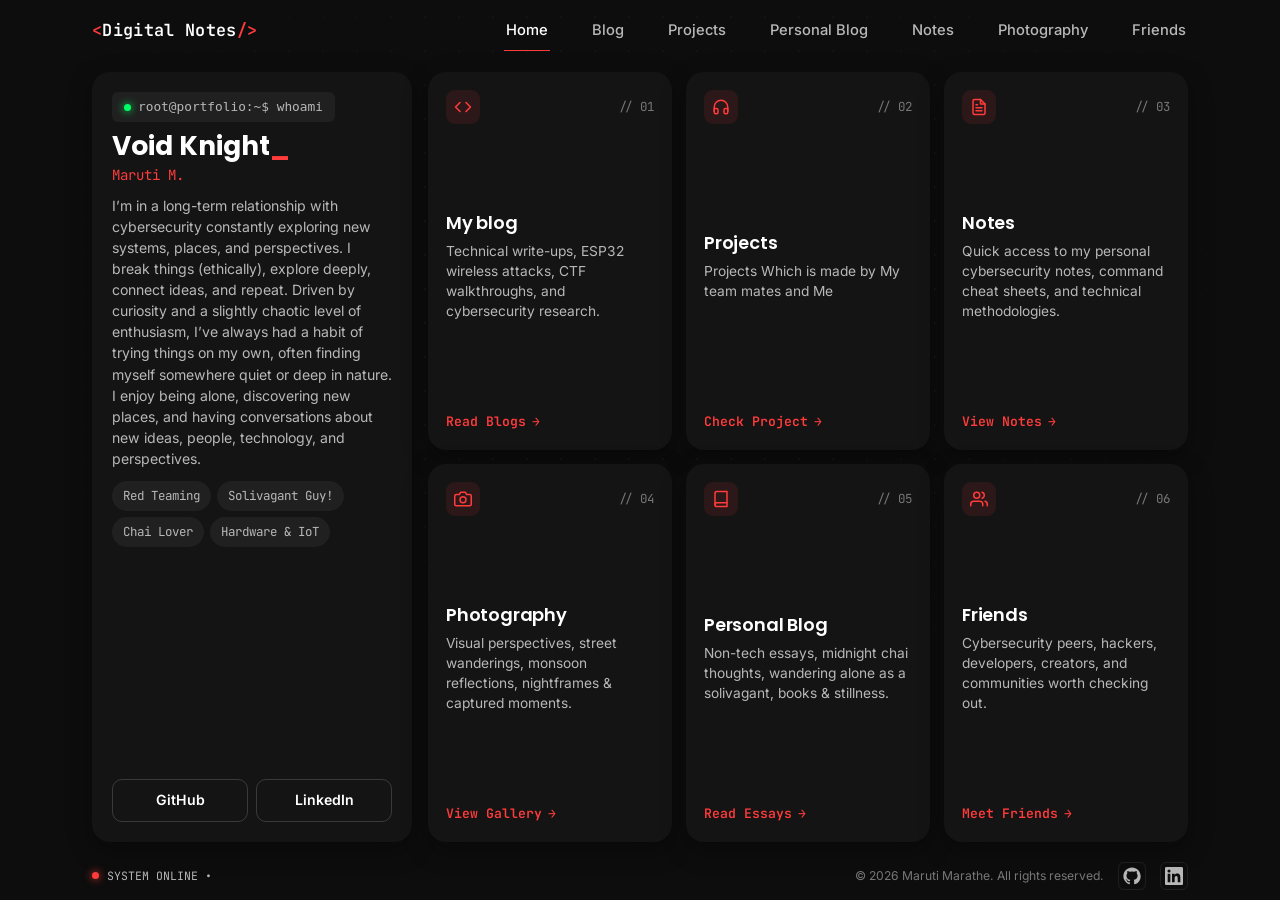
<file: index.html>
<!DOCTYPE html>
<html lang="en">
<head>
  <meta charset="UTF-8">
  <meta name="viewport" content="width=device-width, initial-scale=1.0">
  <title>Digital Notes | Void Knight</title>
  <meta name="description" content="Personal portfolio & dashboard — cybersecurity, red teaming, IoT, photography, and essays.">

  <!-- Fonts -->
  <link rel="preconnect" href="https://fonts.googleapis.com">
  <link rel="preconnect" href="https://fonts.gstatic.com" crossorigin>
  <link href="https://fonts.googleapis.com/css2?family=Poppins:wght@500;600;700&family=Inter:wght@300;400;500;600;700&family=JetBrains+Mono:wght@400;500;600&display=swap" rel="stylesheet">

  <link rel="stylesheet" href="style.css">
</head>
<body class="dashboard-viewport">

  <!-- BACKGROUND SUBTLE PATTERN -->
  <div class="hero-grid-bg" aria-hidden="true"></div>

  <!-- ===================== NAVIGATION ===================== -->
  <header class="navbar" id="navbar">
    <div class="container nav-inner">
      <a href="index.html" class="logo">
        <span class="logo-bracket">&lt;</span>Digital Notes<span class="logo-bracket">/&gt;</span>
      </a>

      <button class="nav-toggle" id="navToggle" aria-label="Toggle navigation menu" aria-expanded="false" aria-controls="navLinks">
        <span></span>
        <span></span>
        <span></span>
      </button>

      <nav class="nav-links" id="navLinks">
        <a href="index.html" class="nav-link active">Home</a>
        <a href="Blog/blogs.html" class="nav-link">Blog</a>
        <a href="Project/Project.html" class="nav-link">Projects</a>
        <a href="Blog/personal.html" class="nav-link">Personal Blog</a>
        <a href="Notes/notes.html" class="nav-link">Notes</a>
        <a href="Photography/photography.html" class="nav-link">Photography</a>
        <a href="Friends/friends.html" class="nav-link">Friends</a>
      </nav>
    </div>
  </header>

  <!-- ===================== MAIN CONTENT ===================== -->
  <main class="container dashboard-main-content">
    <div class="dashboard-grid">

      <!-- ===================== LEFT: ABOUT ME CARD ===================== -->
      <aside class="intro-card fade-in">
        <div class="intro-top">
          <div class="terminal-badge">
            <span class="status-dot"></span>
            <code>root@portfolio:~$ whoami</code>
          </div>
          <h1 class="intro-name">Void Knight<span class="cursor" aria-hidden="true">_</span></h1>
          <p class="intro-subtitle">Maruti M.</p>

          <p class="intro-bio">
          I’m in a long-term relationship with cybersecurity constantly exploring new systems, places, and perspectives. I break things (ethically), explore deeply, connect ideas, and repeat. Driven by curiosity and a slightly chaotic level of enthusiasm, I’ve always had a habit of trying things on my own, often finding myself somewhere quiet or deep in nature. I enjoy being alone, discovering new places, and having conversations about new ideas, people, technology, and perspectives.

          </p>

          <ul class="interest-tags" aria-label="Areas of interest">
            <li>Red Teaming</li>
            <li>Solivagant Guy!</li>
            <li>Chai Lover</li>
            <li>Hardware &amp; IoT</li>
          </ul>
        </div>

        <div class="intro-bottom">
          <div class="hero-buttons">
            <a href="https://github.com/V8night" target="_blank" rel="noopener noreferrer" class="btn btn-outline btn-small" aria-label="GitHub">
              GitHub
            </a>
            <a href="https://www.linkedin.com/in/maruti15/" target="_blank" rel="noopener noreferrer" class="btn btn-outline btn-small" aria-label="LinkedIn">
              LinkedIn
            </a>
          </div>
        </div>
      </aside>

      <!-- ===================== RIGHT: 6 BENTO CARDS ===================== -->
      <section class="bento-grid" aria-label="Dashboard sections">

        <!-- CARD 1: My blog -->
        <a href="Blog/blogs.html" class="bento-card fade-in">
          <div class="card-header-bar">
            <div class="card-icon-wrap">
              <svg viewBox="0 0 24 24" width="20" height="20" fill="none" stroke="currentColor" stroke-width="2" stroke-linecap="round" stroke-linejoin="round">
                <polyline points="16 18 22 12 16 6"></polyline>
                <polyline points="8 6 2 12 8 18"></polyline>
              </svg>
            </div>
            <span class="card-badge">// 01</span>
          </div>
          <div class="card-content-area">
            <h2 class="card-title">My blog</h2>
            <p class="card-desc">
              Technical write-ups, ESP32 wireless attacks, CTF walkthroughs, and cybersecurity research.
            </p>
          </div>
          <div class="card-action-bar">
            <span class="card-action-link">Read Blogs <span>&rarr;</span></span>
          </div>
        </a>

        <!-- CARD 2: Project -->
        <a href="Project/Project.html" class="bento-card fade-in">
          <div class="card-header-bar">
            <div class="card-icon-wrap">
              <svg viewBox="0 0 24 24" width="20" height="20" fill="none" stroke="currentColor" stroke-width="2" stroke-linecap="round" stroke-linejoin="round">
                <path d="M3 18v-6a9 9 0 0 1 18 0v6"></path>
                <path d="M21 19a2 2 0 0 1-2 2h-1a2 2 0 0 1-2-2v-3a2 2 0 0 1 2-2h3zM3 19a2 2 0 0 0 2 2h1a2 2 0 0 0 2-2v-3a2 2 0 0 0-2-2H3z"></path>
              </svg>
            </div>
            <span class="card-badge">// 02</span>
          </div>
          <div class="card-content-area">
            <h2 class="card-title">Projects</h2>
            <p class="card-desc">
              Projects Which is made by My team mates and Me
            </p>
          </div>
          <div class="card-action-bar">
            <span class="card-action-link">Check Project <span>&rarr;</span></span>
          </div>
        </a>

        <!-- CARD 3: Notes -->
        <a href="Notes/notes.html" class="bento-card fade-in">
          <div class="card-header-bar">
            <div class="card-icon-wrap">
              <svg viewBox="0 0 24 24" width="20" height="20" fill="none" stroke="currentColor" stroke-width="2" stroke-linecap="round" stroke-linejoin="round">
                <path d="M14 2H6a2 2 0 0 0-2 2v16a2 2 0 0 0 2 2h12a2 2 0 0 0 2-2V8z"></path>
                <polyline points="14 2 14 8 20 8"></polyline>
                <line x1="16" y1="13" x2="8" y2="13"></line>
                <line x1="16" y1="17" x2="8" y2="17"></line>
                <polyline points="10 9 9 9 8 9"></polyline>
              </svg>
            </div>
            <span class="card-badge">// 03</span>
          </div>
          <div class="card-content-area">
            <h2 class="card-title">Notes</h2>
            <p class="card-desc">
              Quick access to my personal cybersecurity notes, command cheat sheets, and technical methodologies.
            </p>
          </div>
          <div class="card-action-bar">
            <span class="card-action-link">View Notes <span>&rarr;</span></span>
          </div>
        </a>

        <!-- CARD 4: My photo graphy page -->
        <a href="Photography/photography.html" class="bento-card fade-in">
          <div class="card-header-bar">
            <div class="card-icon-wrap">
              <svg viewBox="0 0 24 24" width="20" height="20" fill="none" stroke="currentColor" stroke-width="2" stroke-linecap="round" stroke-linejoin="round">
                <path d="M23 19a2 2 0 0 1-2 2H3a2 2 0 0 1-2-2V8a2 2 0 0 1 2-2h4l2-3h6l2 3h4a2 2 0 0 1 2 2z"></path>
                <circle cx="12" cy="13" r="4"></circle>
              </svg>
            </div>
            <span class="card-badge">// 04</span>
          </div>
          <div class="card-content-area">
            <h2 class="card-title">Photography</h2>
            <p class="card-desc">
              Visual perspectives, street wanderings, monsoon reflections, nightframes &amp; captured moments.
            </p>
          </div>
          <div class="card-action-bar">
            <span class="card-action-link">View Gallery <span>&rarr;</span></span>
          </div>
        </a>

        <!-- CARD 5: personal Blogs non tehc -->
        <a href="Blog/personal.html" class="bento-card fade-in">
          <div class="card-header-bar">
            <div class="card-icon-wrap">
              <svg viewBox="0 0 24 24" width="20" height="20" fill="none" stroke="currentColor" stroke-width="2" stroke-linecap="round" stroke-linejoin="round">
                <path d="M4 19.5A2.5 2.5 0 0 1 6.5 17H20"></path>
                <path d="M6.5 2H20v20H6.5A2.5 2.5 0 0 1 4 19.5v-15A2.5 2.5 0 0 1 6.5 2z"></path>
              </svg>
            </div>
            <span class="card-badge">// 05</span>
          </div>
          <div class="card-content-area">
            <h2 class="card-title">Personal Blog</h2>
            <p class="card-desc">
              Non-tech essays, midnight chai thoughts, wandering alone as a solivagant, books &amp; stillness.
            </p>
          </div>
          <div class="card-action-bar">
            <span class="card-action-link">Read Essays <span>&rarr;</span></span>
          </div>
        </a>

        <!-- CARD 6: Friends -->
        <a href="Friends/friends.html" class="bento-card fade-in">
          <div class="card-header-bar">
            <div class="card-icon-wrap">
              <svg viewBox="0 0 24 24" width="20" height="20" fill="none" stroke="currentColor" stroke-width="2" stroke-linecap="round" stroke-linejoin="round">
                <path d="M17 21v-2a4 4 0 0 0-4-4H5a4 4 0 0 0-4 4v2"></path>
                <circle cx="9" cy="7" r="4"></circle>
                <path d="M23 21v-2a4 4 0 0 0-3-3.87"></path>
                <path d="M16 3.13a4 4 0 0 1 0 7.75"></path>
              </svg>
            </div>
            <span class="card-badge">// 06</span>
          </div>
          <div class="card-content-area">
            <h2 class="card-title">Friends</h2>
            <p class="card-desc">
              Cybersecurity peers, hackers, developers, creators, and communities worth checking out.
            </p>
          </div>
          <div class="card-action-bar">
            <span class="card-action-link">Meet Friends <span>&rarr;</span></span>
          </div>
        </a>

      </section>

    </div>
  </main>

  <!-- ===================== FOOTER ===================== -->
  <footer class="footer">
    <div class="container footer-inner">
      <div class="footer-status-left">
        <span class="status-indicator"></span>
        <span class="status-text">SYSTEM ONLINE &bull; </span>
      </div>

      <div class="footer-status-right">
        <p class="footer-copy">&copy; <span id="year"></span> Maruti Marathe. All rights reserved.</p>
        <div class="footer-socials">
          <a href="https://github.com/V8night" target="_blank" rel="noopener noreferrer" class="social-icon" aria-label="GitHub">
            <svg viewBox="0 0 24 24" width="18" height="18" fill="currentColor" aria-hidden="true">
              <path d="M12 .5C5.73.5.5 5.73.5 12c0 5.09 3.29 9.4 7.86 10.93.58.1.79-.25.79-.56 0-.28-.01-1.02-.02-2-3.2.7-3.88-1.54-3.88-1.54-.53-1.33-1.29-1.68-1.29-1.68-1.05-.72.08-.71.08-.71 1.17.08 1.78 1.2 1.78 1.2 1.03 1.77 2.71 1.26 3.37.96.1-.75.4-1.26.73-1.55-2.56-.29-5.25-1.28-5.25-5.69 0-1.26.45-2.29 1.18-3.09-.12-.29-.51-1.46.11-3.05 0 0 .97-.31 3.18 1.18a11 11 0 0 1 5.79 0c2.2-1.49 3.17-1.18 3.17-1.18.63 1.59.24 2.76.12 3.05.74.8 1.18 1.83 1.18 3.09 0 4.42-2.7 5.4-5.27 5.68.42.36.78 1.08.78 2.17 0 1.57-.01 2.83-.01 3.22 0 .31.21.67.8.56A10.51 10.51 0 0 0 23.5 12C23.5 5.73 18.27.5 12 .5z"/>
            </svg>
          </a>
          <a href="https://www.linkedin.com/in/maruti15/" target="_blank" rel="noopener noreferrer" class="social-icon" aria-label="LinkedIn">
            <svg viewBox="0 0 24 24" width="18" height="18" fill="currentColor" aria-hidden="true">
              <path d="M20.45 20.45h-3.55v-5.57c0-1.33-.02-3.04-1.85-3.04-1.86 0-2.15 1.45-2.15 2.94v5.67H9.35V9h3.41v1.56h.05c.47-.9 1.63-1.85 3.36-1.85 3.6 0 4.27 2.37 4.27 5.45v6.29zM5.34 7.43a2.06 2.06 0 1 1 0-4.12 2.06 2.06 0 0 1 0 4.12zM7.12 20.45H3.56V9h3.56v11.45zM22.22 0H1.77C.79 0 0 .77 0 1.73v20.54C0 23.23.79 24 1.77 24h20.45c.98 0 1.78-.77 1.78-1.73V1.73C24 .77 23.2 0 22.22 0z"/>
            </svg>
          </a>
        </div>
      </div>
    </div>
  </footer>

  <script src="script.js"></script>
</body>
</html>
</file>
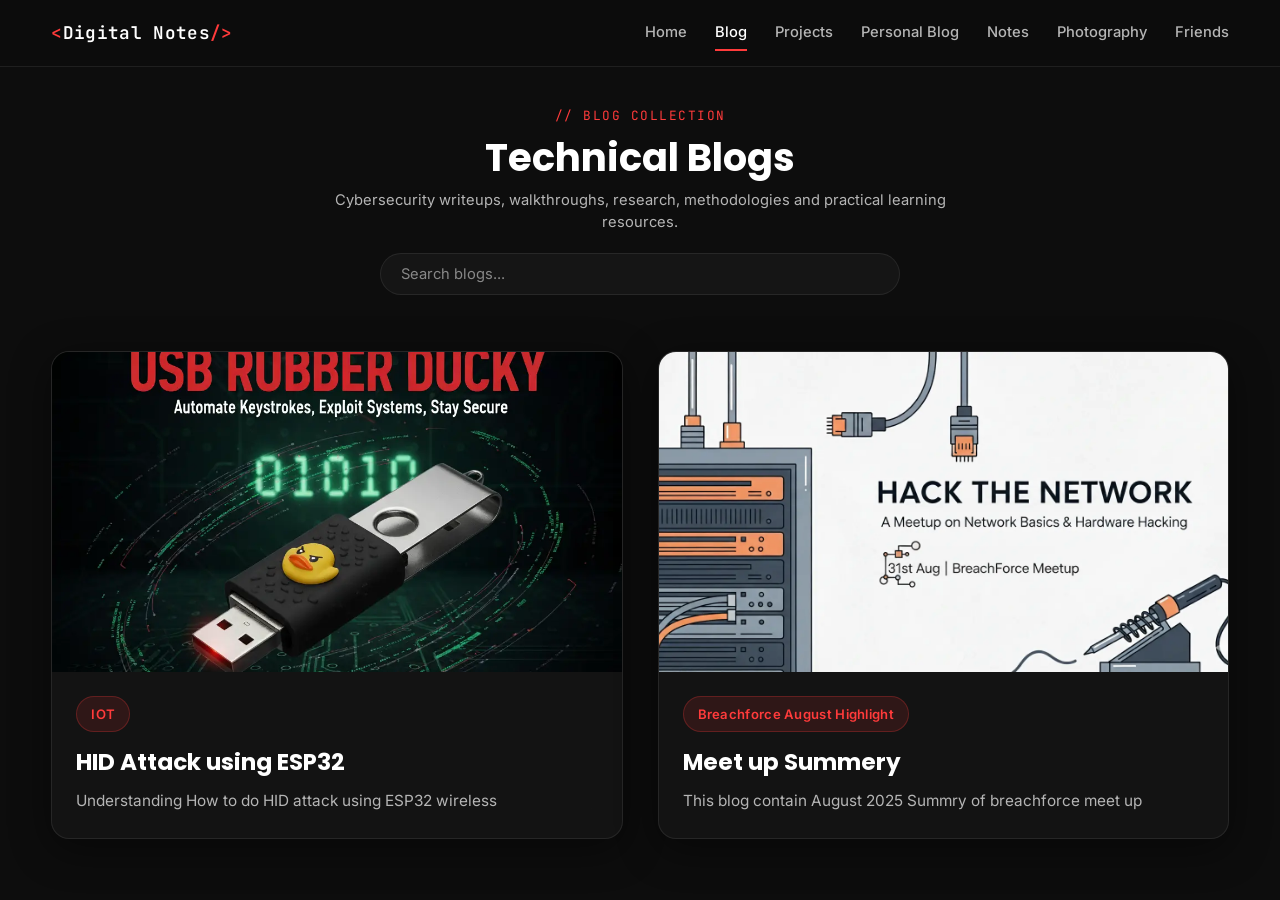
<file: Blog/blogs.html>
<!DOCTYPE html>
<html lang="en">

<head>

    <meta charset="UTF-8">
    <meta name="viewport" content="width=device-width, initial-scale=1.0">

    <title>Blogs | Maruti M.</title>

    <link rel="stylesheet" href="blogs.css">

    <link rel="preconnect" href="https://fonts.googleapis.com">
    <link rel="preconnect" href="https://fonts.gstatic.com" crossorigin>
    <link href="https://fonts.googleapis.com/css2?family=Poppins:wght@500;600;700&family=Inter:wght@300;400;500;600;700&family=JetBrains+Mono:wght@400;500;600&display=swap" rel="stylesheet">

</head>

<body>

<header>
    <div class="container">
        <a href="../index.html" class="logo">
            <span class="logo-bracket">&lt;</span>Digital Notes<span class="logo-bracket">/&gt;</span>
        </a>
        <nav>
            <a href="../index.html">Home</a>
            <a href="blogs.html" class="active">Blog</a>
            <a href="/Project/Project.html" class="nav-link">Projects</a>
            <a href="personal.html">Personal Blog</a>
            <a href="../Notes/notes.html">Notes</a>
            <a href="../Photography/photography.html">Photography</a>
            <a href="../Friends/friends.html">Friends</a>
        </nav>
    </div>
</header>


<section class="hero">

    <div class="container">

        <p class="eyebrow">// BLOG COLLECTION</p>

        <h1>Technical Blogs</h1>

        <p class="subtitle">
            Cybersecurity writeups, walkthroughs, research, methodologies and practical learning resources.
        </p>

        <div class="search-box">

            <input
                type="text"
                id="searchInput"
                placeholder="Search blogs...">

        </div>

    </div>

</section>


<section class="gallery" id="blogs">

<div class="container">

<div class="grid">




<article class="card">
<div class="image">
<img src="../Img/duck.jpg" alt="">
<div class="overlay">
<a href="https://breachforce.net/rubber-ducky" target="_blank">

Click Me To Read

</a>
</div>
</div>
<div class="content">
<span class="tag">
IOT
</span>
<h2>
HID Attack using ESP32 
</h2>
<p>
Understanding How to do HID attack using ESP32 wireless
</p>
</div>
</article>






<article class="card">

<div class="image">

<img src="../Img/Augu.png" alt="">

<div class="overlay">

<a href="https://breachforce.net/august-2025" target="_blank">

Click Me To Read

</a>

</div>

</div>

<div class="content">

<span class="tag">

Breachforce August Highlight 

</span>

<h2>

Meet up Summery 

</h2>

<p>

This blog contain August 2025 Summry of breachforce meet up

</p>

</div>

</article>


<!--------------------add new blog here -------------------------------------

</div>

</div>

</section>



<footer>

<div class="container">

<p>

© 2026 Maruti Marathe

</p>

</div>

</footer>



<button id="topBtn">

↑

</button>



<script src="blogs.js"></script>

</body>

</html>
</file>
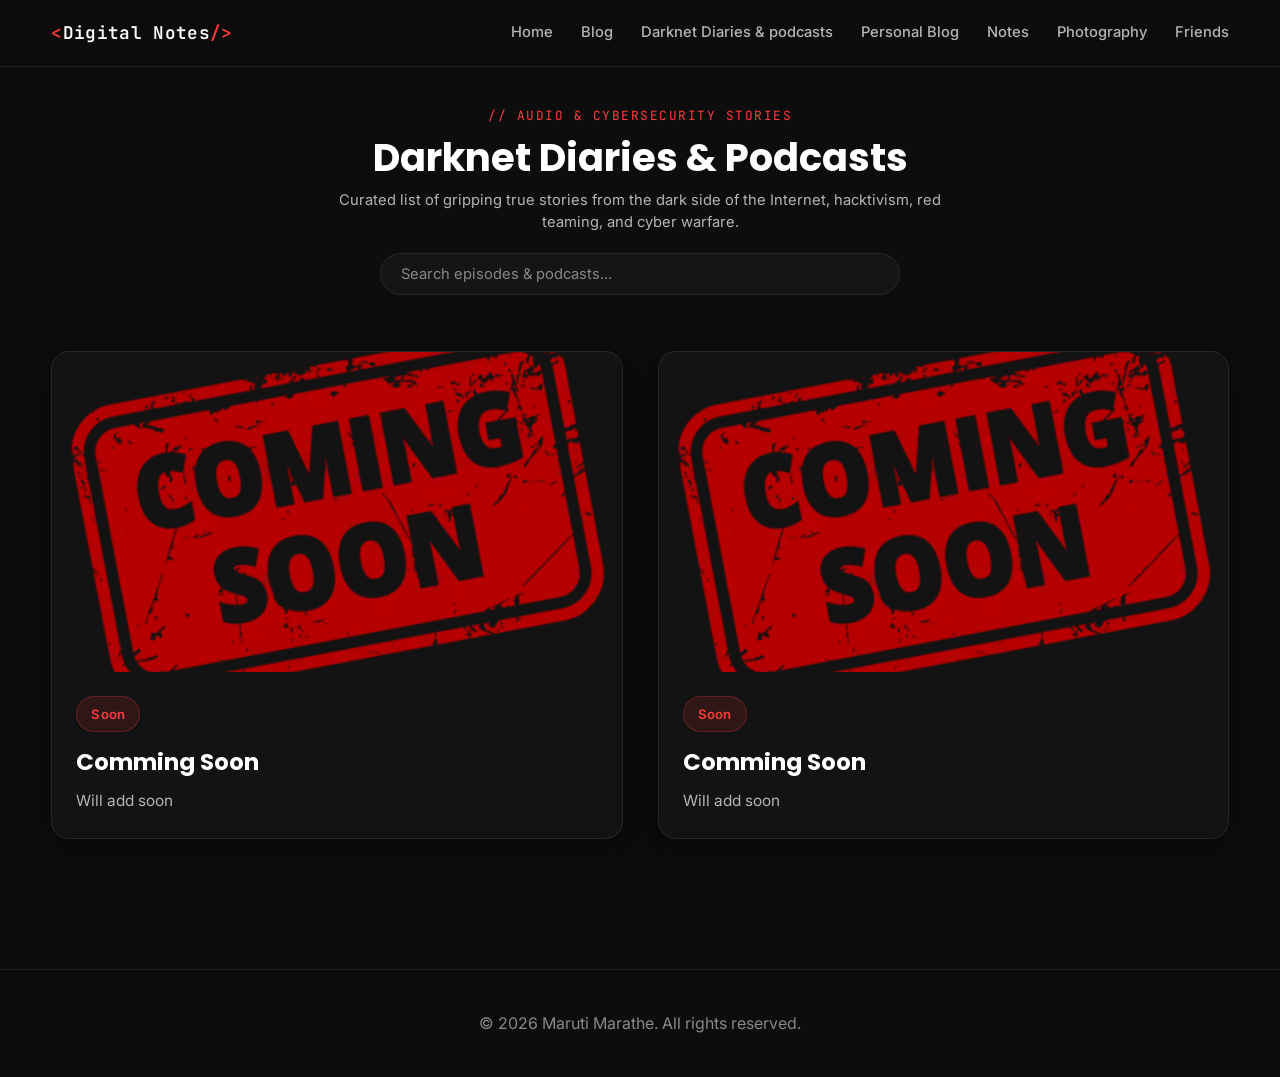
<file: Blog/dark.html>
<!DOCTYPE html>
<html lang="en">

<head>
    <meta charset="UTF-8">
    <meta name="viewport" content="width=device-width, initial-scale=1.0">
    <title>Darknet Diaries &amp; Podcasts | Maruti Marathe</title>
    <link rel="stylesheet" href="blogs.css">
    <link rel="preconnect" href="https://fonts.googleapis.com">
    <link rel="preconnect" href="https://fonts.gstatic.com" crossorigin>
    <link href="https://fonts.googleapis.com/css2?family=Poppins:wght@500;600;700&family=Inter:wght@300;400;500;600;700&family=JetBrains+Mono:wght@400;500;600&display=swap" rel="stylesheet">
</head>

<body>

<header>
    <div class="container">
        <a href="../index.html" class="logo">
            <span class="logo-bracket">&lt;</span>Digital Notes<span class="logo-bracket">/&gt;</span>
        </a>
        <nav>
            <a href="../index.html">Home</a>
            <a href="blogs.html">Blog</a>
            <a href="../Blog/dark.html" class="nav-link">Darknet Diaries & podcasts</a>
            <a href="personal.html">Personal Blog</a>
            <a href="../Notes/notes.html">Notes</a>
            <a href="../Photography/photography.html">Photography</a>
            <a href="../Friends/friends.html">Friends</a>
        </nav>
    </div>
</header>

<section class="hero">
    <div class="container">
        <p class="eyebrow">// AUDIO &amp; CYBERSECURITY STORIES</p>
        <h1>Darknet Diaries &amp; Podcasts</h1>
        <p class="subtitle">
            Curated list of gripping true stories from the dark side of the Internet, hacktivism, red teaming, and cyber warfare.
        </p>

        <div class="search-box">
            <input
                type="text"
                id="searchInput"
                placeholder="Search episodes &amp; podcasts...">
        </div>
    </div>
</section>

<section class="gallery" id="blogs">
    <div class="container">
        <div class="grid">
           <article class="card">
              <div class="image">
              <img src="../Img/coom.png" alt="">
            <div class="overlay">
               <a href="blog3.html" target="_blank">
                        Click Me To Read
               </a>
               </div>
                </div>
              <div class="content">
              <span class="tag">Soon</span>
              <h2>Comming Soon</h2>
                <p>Will add soon</p>
            </div>
        </article>

        <article class="card">
              <div class="image">
              <img src="../Img/coom.png" alt="">
            <div class="overlay">
               <a href="blog3.html" target="_blank">
                        Click Me To Read
               </a>
               </div>
                </div>
              <div class="content">
              <span class="tag">Soon</span>
              <h2>Comming Soon</h2>
                <p>Will add soon</p>
            </div>
        </article>
            
              

            

        </div>
    </div>
</section>

<footer>
    <div class="container">
        <p>© <span id="year">2026</span> Maruti Marathe. All rights reserved.</p>
    </div>
</footer>

<button id="topBtn">↑</button>

<script src="blogs.js"></script>

</body>
</html>
</file>
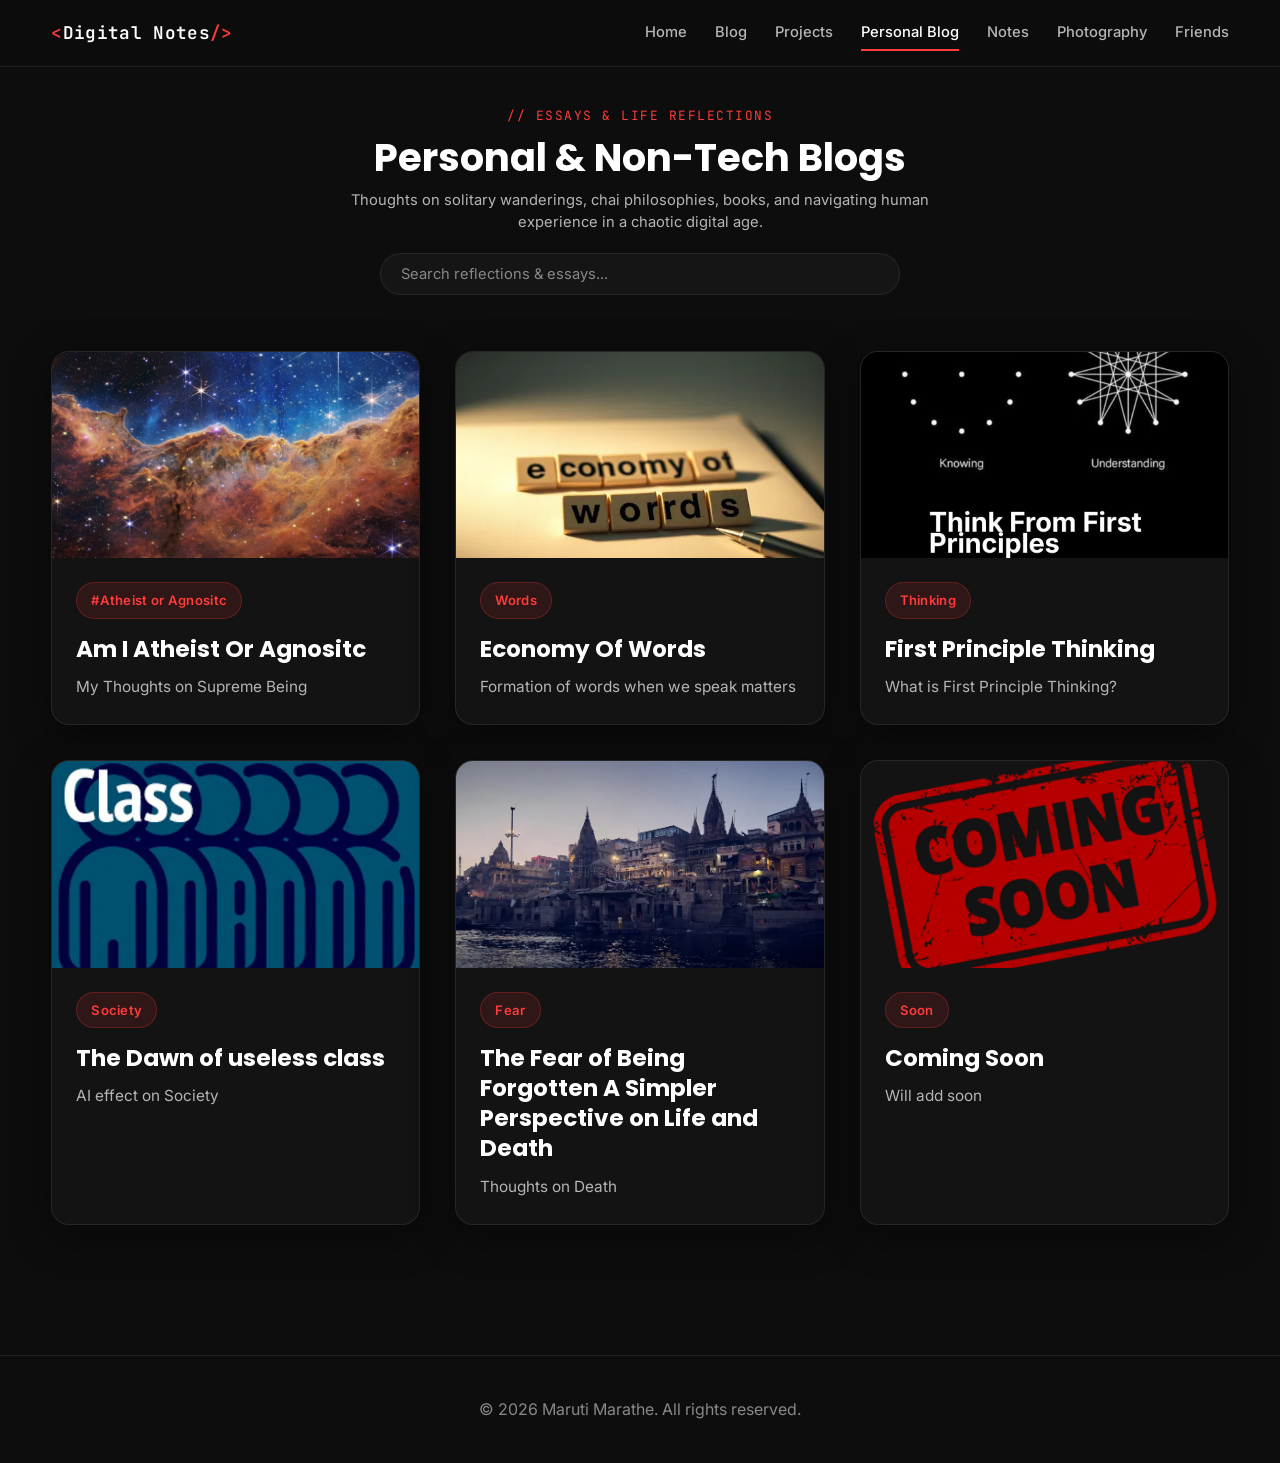
<file: Blog/personal.html>
<!DOCTYPE html>
<html lang="en">

<head>
    <meta charset="UTF-8">
    <meta name="viewport" content="width=device-width, initial-scale=1.0">
    <title>Personal Blog (Non-Tech) | Maruti M.</title>
    <link rel="stylesheet" href="blogs.css">
    <link rel="preconnect" href="https://fonts.googleapis.com">
    <link rel="preconnect" href="https://fonts.gstatic.com" crossorigin>
    <link href="https://fonts.googleapis.com/css2?family=Poppins:wght@500;600;700&family=Inter:wght@300;400;500;600;700&family=JetBrains+Mono:wght@400;500;600&display=swap" rel="stylesheet">
</head>

<body>

<header>
    <div class="container">
        <a href="../index.html" class="logo">
            <span class="logo-bracket">&lt;</span>Digital Notes<span class="logo-bracket">/&gt;</span>
        </a>
        <nav>
            <a href="../index.html">Home</a>
            <a href="blogs.html">Blog</a>
            <a href="/Project/Project.html" class="nav-link">Projects</a>
            <a href="personal.html" class="active">Personal Blog</a>
            <a href="../Notes/notes.html">Notes</a>
            <a href="../Photography/photography.html">Photography</a>
            <a href="../Friends/friends.html">Friends</a>
        </nav>
    </div>
</header>

<section class="hero">
    <div class="container">
        <p class="eyebrow">// ESSAYS &amp; LIFE REFLECTIONS</p>
        <h1>Personal &amp; Non-Tech Blogs</h1>
        <p class="subtitle">
            Thoughts on solitary wanderings, chai philosophies, books, and navigating human experience in a chaotic digital age.
        </p>

        <div class="search-box">
            <input
                type="text"
                id="searchInput"
                placeholder="Search reflections &amp; essays...">
        </div>
    </div>
</section>

<section class="gallery" id="blogs">
    <div class="container">
        <div class="grid">

           
        <article class="card">
              <div class="image">
              <img src="../Img/Ath.jpg" alt="">
            <div class="overlay">
               <a href="https://pool-comte-d11.notion.site/Am-I-Atheist-OR-Agnostic-3f5b9dfcf51b80799a88e05d2cbee289" target="_blank">
                        Click Me To Read
               </a>
               </div>
                </div>
              <div class="content">
              <span class="tag">#Atheist or Agnositc</span>
              <h2>Am I Atheist Or Agnositc </h2>
                <p>My Thoughts on Supreme Being </p>
            </div>
        </article>

        <article class="card">
              <div class="image">
              <img src="../Img/eco.jpg" alt="">
            <div class="overlay">
               <a href="https://pool-comte-d11.notion.site/Economy-of-Words-3f5b9dfcf51b8009a33ae0878ff7b9d9" target="_blank">
                        Click Me To Read
               </a>
               </div>
                </div>
              <div class="content">
              <span class="tag">Words</span>
              <h2>Economy Of Words</h2>
                <p>Formation of words when we speak matters</p>
            </div>
        </article>

        <article class="card">
              <div class="image">
              <img src="../Img/FPT.jpg" alt="">
            <div class="overlay">
               <a href="https://pool-comte-d11.notion.site/First-Principles-Thinking-3f5b9dfcf51b8025b1d8d88c71dbf961" target="_blank">
                        Click Me To Read
               </a>
               </div>
                </div>
              <div class="content">
              <span class="tag">Thinking</span>
              <h2>First Principle Thinking</h2>
                <p>What is First Principle Thinking?</p>
            </div>
        </article>

        <article class="card">
              <div class="image">
              <img src="../Img/Useless.jpg" alt="">
            <div class="overlay">
               <a href="https://pool-comte-d11.notion.site/The-Dawn-of-the-Useless-Class-3f5b9dfcf51b80a79b82d87c2acf2eea" target="_blank">
                        Click Me To Read
               </a>
               </div>
                </div>
              <div class="content">
              <span class="tag">Society</span>
              <h2>The Dawn of useless class</h2>
                <p>AI effect on Society</p>
            </div>
        </article>

        <article class="card">
              <div class="image">
              <img src="../Img/mani.jpg" alt="">
            <div class="overlay">
               <a href="https://pool-comte-d11.notion.site/The-Fear-of-Being-Forgotten-A-Simpler-Perspective-on-Life-and-Death-3f5b9dfcf51b8085b8b4e4bcda6a52d3" target="_blank">
                        Click Me To Read
               </a>
               </div>
                </div>
              <div class="content">
              <span class="tag">Fear</span>
              <h2>The Fear of Being Forgotten A Simpler Perspective on Life and Death</h2>
                <p>Thoughts on Death</p>
            </div>
        </article>

        <article class="card">
              <div class="image">
              <img src="../Img/coom.png" alt="">
            <div class="overlay">
               <a href="_" target="_blank">
                        Click Me To Read
               </a>
               </div>
                </div>
              <div class="content">
              <span class="tag">Soon</span>
              <h2>Coming Soon</h2>
                <p>Will add soon</p>
            </div>
        </article>
        </div>
    </div>
</section>

<footer>
    <div class="container">
        <p>© <span id="year">2026</span> Maruti Marathe. All rights reserved.</p>
    </div>
</footer>

<button id="topBtn">↑</button>

<script src="blogs.js"></script>

</body>
</html>
</file>
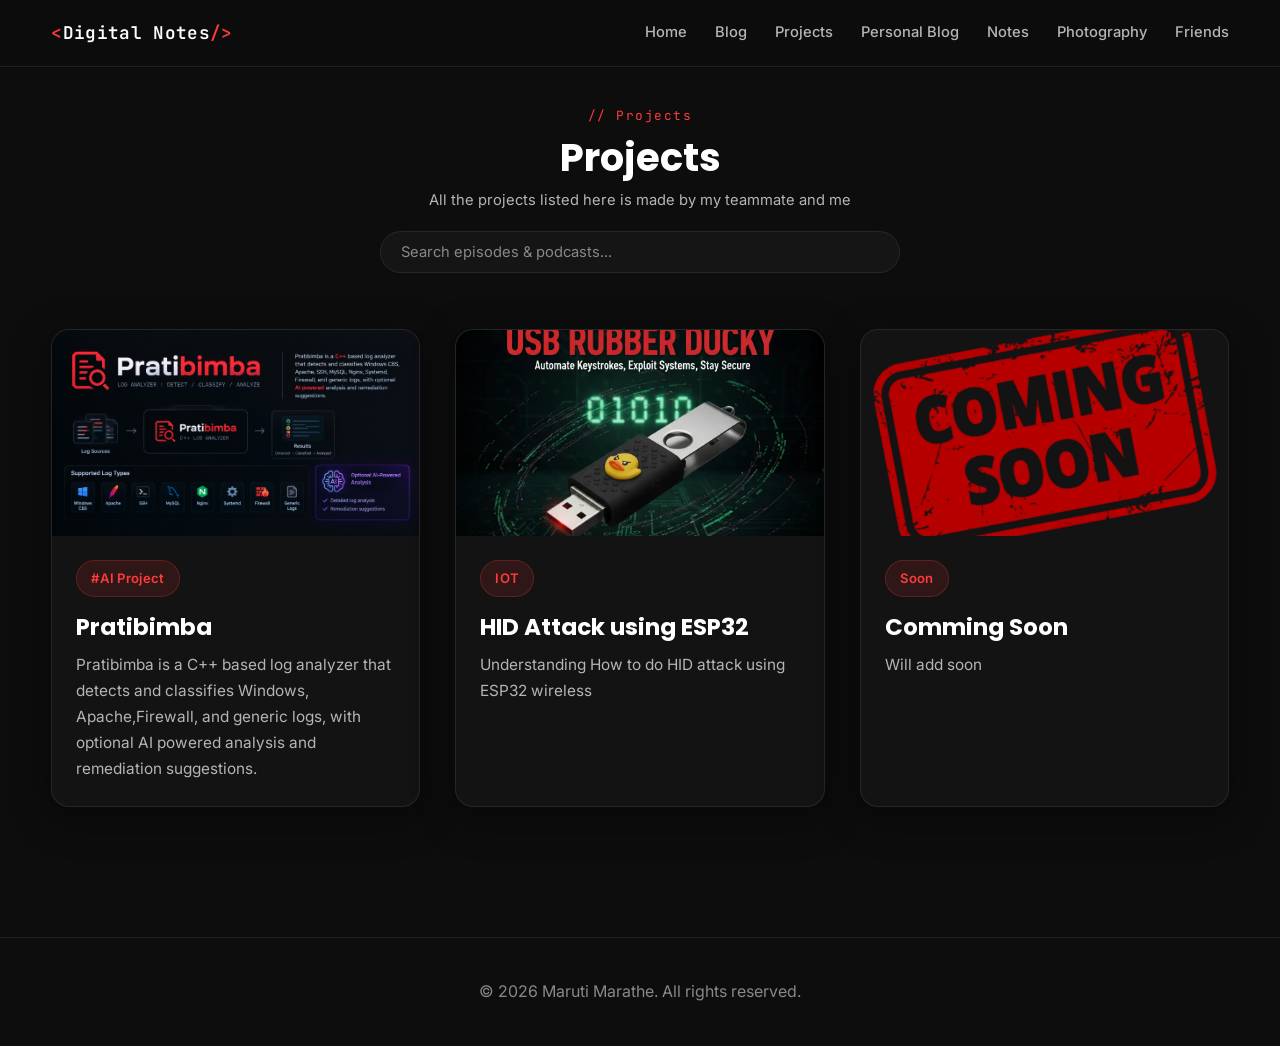
<file: Project/Project.html>
<!DOCTYPE html>
<html lang="en">

<head>
    <meta charset="UTF-8">
    <meta name="viewport" content="width=device-width, initial-scale=1.0">
    <title>Projects| Maruti Marathe</title>
    <link rel="stylesheet" href="Project.css">
    <link rel="preconnect" href="https://fonts.googleapis.com">
    <link rel="preconnect" href="https://fonts.gstatic.com" crossorigin>
    <link href="https://fonts.googleapis.com/css2?family=Poppins:wght@500;600;700&family=Inter:wght@300;400;500;600;700&family=JetBrains+Mono:wght@400;500;600&display=swap" rel="stylesheet">
</head>

<body>

<header>
    <div class="container">
        <a href="../index.html" class="logo">
            <span class="logo-bracket">&lt;</span>Digital Notes<span class="logo-bracket">/&gt;</span>
        </a>
        <nav>
            <a href="../index.html">Home</a>
            <a href="/Blog/blogs.html">Blog</a>
            <a href="Project.html" class="nav-link">Projects </a>
            <a href="/Blog/personal.html">Personal Blog</a>
            <a href="../Notes/notes.html">Notes</a>
            <a href="../Photography/photography.html">Photography</a>
            <a href="../Friends/friends.html">Friends</a>
        </nav>
    </div>
</header>

<section class="hero">
    <div class="container">
        <p class="eyebrow">// Projects</p>
        <h1>Projects</h1>
        <p class="subtitle">
            All the projects listed here is made by my teammate and me 
        </p>

        <div class="search-box">
            <input
                type="text"
                id="searchInput"
                placeholder="Search episodes &amp; podcasts...">
        </div>
    </div>
</section>

<section class="gallery" id="blogs">
    <div class="container">
        <div class="grid">
           <article class="card">
              <div class="image">
              <img src="../Img/prati.png" alt="">
            <div class="overlay">
               <a href="https://github.com/V8night/Pratibimba.git" target="_blank">
                        Click Me To Check 
               </a>
               </div>
                </div>
              <div class="content">
              <span class="tag">#AI Project</span>
              <h2>Pratibimba</h2>
                <p>Pratibimba is a C++ based log analyzer that detects and classifies Windows, Apache,Firewall, and generic logs, with optional AI powered analysis and remediation suggestions.</p>
            </div>
        </article>

     <article class="card">
           <div class="image">
              <img src="../Img/duck.jpg" alt="">
              <div class="overlay">
            <a href="https://breachforce.net/rubber-ducky" target="_blank">
                          Click Me To Read </a>
               </div>
               </div>
            <div class="content">
               <span class="tag">IOT</span>
              <h2>HID Attack using ESP32 </h2>
             <p>Understanding How to do HID attack using ESP32 wireless</p>
            </div>
     </article>

        <article class="card">
              <div class="image">
              <img src="../Img/coom.png" alt="">
            <div class="overlay">
               <a href="blog3.html" target="_blank">
                        Click Me To Check
               </a>
               </div>
                </div>
              <div class="content">
              <span class="tag">Soon</span>
              <h2>Comming Soon</h2>
                <p>Will add soon</p>
            </div>
        </article>
            
              

            

        </div>
    </div>
</section>

<footer>
    <div class="container">
        <p>© <span id="year">2026</span> Maruti Marathe. All rights reserved.</p>
    </div>
</footer>

<button id="topBtn">↑</button>

<script src="Project.js"></script>

</body>
</html>
</file>
<file: style.css>
/* =========================================================
   VOIDSEC PORTFOLIO
   Main stylesheet
========================================================= */

:root {
  --bg: #0d0d0d;
  --bg-secondary: #151515;
  --bg-card: #181818;

  --accent: #ff3b3b;
  --accent-soft: rgba(255, 59, 59, 0.14);

  --text: #ffffff;
  --text-secondary: #b8b8b8;
  --text-muted: #777777;

  --border: rgba(255, 255, 255, 0.08);
  --border-strong: rgba(255, 255, 255, 0.16);

  --font-display: "Poppins", sans-serif;
  --font-body: "Inter", -apple-system, BlinkMacSystemFont, "Segoe UI", Roboto, sans-serif;
  --font-mono: "JetBrains Mono", monospace;

  --radius-sm: 10px;
  --radius-md: 14px;
  --radius-lg: 18px;

  --container-width: 1160px;

  --transition: 300ms cubic-bezier(0.4, 0, 0.2, 1);

  --shadow-soft: 0 10px 40px rgba(0, 0, 0, 0.45);
}


/* =========================================================
   RESET
========================================================= */

* {
  box-sizing: border-box;
  margin: 0;
  padding: 0;
}

html {
  scroll-behavior: smooth;
}

body {
  min-height: 100vh;

  background: var(--bg);
  color: var(--text);

  font-family: var(--font-body);
  line-height: 1.6;

  -webkit-font-smoothing: antialiased;
  overflow-x: hidden;
}

img {
  display: block;
  max-width: 100%;
}

a {
  color: inherit;
  text-decoration: none;
}

button {
  font: inherit;
}

ul {
  list-style: none;
}

::selection {
  background: var(--accent);
  color: #ffffff;
}


/* =========================================================
   CONTAINER
========================================================= */

.container {
  width: 100%;
  max-width: var(--container-width);

  margin: 0 auto;
  padding: 0 32px;
}


/* =========================================================
   FOCUS
========================================================= */

:focus-visible {
  outline: 2px solid var(--accent);
  outline-offset: 3px;
}


/* =========================================================
   FADE IN
========================================================= */

.fade-in {
  opacity: 0;
  transform: translateY(24px);

  transition:
    opacity 700ms ease,
    transform 700ms ease;
}

.fade-in.visible {
  opacity: 1;
  transform: translateY(0);
}


/* =========================================================
   BUTTONS
========================================================= */

.btn {
  display: inline-flex;

  align-items: center;
  justify-content: center;

  gap: 8px;

  padding: 13px 26px;

  border: 1px solid transparent;
  border-radius: var(--radius-sm);

  font-family: var(--font-body);
  font-size: 0.95rem;
  font-weight: 600;

  cursor: pointer;
  white-space: nowrap;

  transition:
    transform var(--transition),
    background var(--transition),
    border-color var(--transition),
    color var(--transition),
    box-shadow var(--transition);
}

.btn-primary {
  background: var(--accent);
  color: #ffffff;
}

.btn-primary:hover {
  transform: translateY(-2px);

  box-shadow:
    0 6px 24px rgba(255, 59, 59, 0.45),
    0 0 24px rgba(255, 59, 59, 0.20);
}

.btn-outline {
  background: transparent;
  color: var(--text);

  border-color: var(--border-strong);
}

.btn-outline:hover {
  color: var(--accent);
  border-color: var(--accent);

  transform: translateY(-2px);

  box-shadow: 0 0 18px rgba(255, 59, 59, 0.18);
}

.btn-large {
  padding: 16px 34px;
  font-size: 1rem;
}

.btn-small {
  padding: 9px 18px;
  font-size: 0.85rem;
}


/* =========================================================
   NAVBAR
========================================================= */

.navbar {
  position: fixed;

  top: 0;
  left: 0;

  width: 100%;

  z-index: 1000;

  background: transparent;

  border-bottom: 1px solid transparent;

  transition:
    background var(--transition),
    border-color var(--transition),
    backdrop-filter var(--transition);
}

.navbar.scrolled {
  background: rgba(13, 13, 13, 0.85);

  backdrop-filter: blur(14px) saturate(140%);
  -webkit-backdrop-filter: blur(14px) saturate(140%);

  border-bottom: none;
}

.nav-inner {
  width: 100%;
  max-width: var(--container-width);

  margin: 0 auto;

  padding: 13px 32px;

  display: flex;
  align-items: center;
  justify-content: space-between;
}

.logo {
  font-family: var(--font-mono);

  font-size: 1.05rem;
  font-weight: 600;

  letter-spacing: 0.02em;
}

.logo-bracket {
  color: var(--accent);
}

.nav-links {
  display: flex;
  align-items: center;

  gap: 40px;
}

.nav-link {
  position: relative;

  padding: 6px 2px;

  color: var(--text-secondary);

  font-size: 0.92rem;
  font-weight: 500;

  transition: color var(--transition);
}

.nav-link::after {
  content: "";

  position: absolute;

  left: 0;
  bottom: -2px;

  width: 0;
  height: 1px;

  background: var(--accent);

  transition: width var(--transition);
}

.nav-link:hover,
.nav-link.active {
  color: var(--text);
}

.nav-link:hover::after,
.nav-link.active::after {
  width: 100%;
}


/* =========================================================
   MOBILE NAVIGATION
========================================================= */

.nav-toggle {
  display: none;

  width: 36px;
  height: 36px;

  flex-direction: column;
  align-items: center;
  justify-content: center;

  gap: 5px;

  background: transparent;

  border: 1px solid var(--border);
  border-radius: 8px;

  cursor: pointer;
}

.nav-toggle span {
  width: 16px;
  height: 2px;

  background: var(--text);

  transition:
    transform var(--transition),
    opacity var(--transition);
}

.nav-toggle.open span:nth-child(1) {
  transform: translateY(7px) rotate(45deg);
}

.nav-toggle.open span:nth-child(2) {
  opacity: 0;
}

.nav-toggle.open span:nth-child(3) {
  transform: translateY(-7px) rotate(-45deg);
}


/* =========================================================
   HERO
========================================================= */

.hero {
  position: relative;

  min-height: 100vh;

  display: flex;
  align-items: center;

  padding: 140px 0 100px;

  overflow: hidden;
}

.hero-grid-bg {
  position: absolute;

  inset: 0;

  background-image:
    radial-gradient(
      var(--border) 1px,
      transparent 1px
    );

  background-size: 34px 34px;

  mask-image:
    radial-gradient(
      ellipse 70% 60% at 50% 30%,
      black 20%,
      transparent 80%
    );

  opacity: 0.6;

  pointer-events: none;
}

.hero-inner {
  position: relative;

  display: grid;

  grid-template-columns: 1.1fr 0.9fr;

  align-items: center;

  gap: 64px;
}

.eyebrow {
  margin-bottom: 18px;

  color: var(--accent);

  font-family: var(--font-mono);
  font-size: 0.9rem;

  letter-spacing: 0.04em;
}

.hero-name {
  margin-bottom: 22px;

  font-family: var(--font-display);

  font-size: clamp(2.4rem, 5vw, 3.6rem);

  font-weight: 700;

  line-height: 1.1;
}

.cursor {
  display: inline-block;

  color: var(--accent);

  animation: blink 1s steps(1) infinite;
}

@keyframes blink {
  0%,
  49% {
    opacity: 1;
  }

  50%,
  100% {
    opacity: 0;
  }
}

.hero-about {
  max-width: 560px;

  margin-bottom: 30px;

  color: var(--text-secondary);

  font-size: 1.05rem;
}

.interest-tags {
  display: flex;

  flex-wrap: wrap;

  gap: 10px;

  margin-bottom: 38px;
}

.interest-tags li {
  padding: 7px 14px;

  background: var(--bg-secondary);

  border: 1px solid var(--border);
  border-radius: 999px;

  color: var(--text-secondary);

  font-family: var(--font-mono);
  font-size: 0.8rem;

  transition:
    border-color var(--transition),
    color var(--transition),
    transform var(--transition);
}

.interest-tags li:hover {
  color: var(--text);

  border-color: var(--accent);

  transform: translateY(-2px);
}

.hero-buttons {
  display: flex;

  flex-wrap: wrap;

  gap: 14px;
}


/* =========================================================
   PROFILE CARD
========================================================= */

.profile-card {
  position: relative;

  width: 100%;

  aspect-ratio: 4 / 5;

  overflow: hidden;

  background: var(--bg-secondary);

  border: 1px solid var(--border);
  border-radius: var(--radius-lg);

  box-shadow: var(--shadow-soft);
}

.profile-img {
  width: 100%;
  height: 100%;

  object-fit: cover;

  transition: transform 500ms ease;
}

.profile-card:hover .profile-img {
  transform: scale(1.06);
}

.profile-overlay {
  position: absolute;

  inset: 0;

  display: flex;

  align-items: flex-end;
  justify-content: center;

  padding-bottom: 40px;

  background:
    linear-gradient(
      180deg,
      rgba(13, 13, 13, 0) 30%,
      rgba(13, 13, 13, 0.88) 100%
    );

  opacity: 0;

  transition: opacity var(--transition);
}

.profile-card:hover .profile-overlay {
  opacity: 1;
}

.profile-overlay .btn {
  transform: translateY(12px);

  transition: transform var(--transition);
}

.profile-card:hover .profile-overlay .btn {
  transform: translateY(0);
}

.profile-frame-tag {
  position: absolute;

  top: 16px;
  left: 16px;

  padding: 5px 10px;

  background: rgba(13, 13, 13, 0.6);

  border: 1px solid var(--border);
  border-radius: 6px;

  color: var(--text-secondary);

  font-family: var(--font-mono);
  font-size: 0.72rem;

  backdrop-filter: blur(6px);
}


/* =========================================================
   SECTIONS
========================================================= */

.section {
  padding: 120px 0;

  border-top: 1px solid var(--border);
}

.section-eyebrow {
  margin-bottom: 12px;

  color: var(--accent);

  font-family: var(--font-mono);

  font-size: 0.85rem;
}

.section-heading {
  margin-bottom: 12px;

  font-family: var(--font-display);

  font-size: clamp(1.9rem, 3.4vw, 2.6rem);

  font-weight: 600;

  line-height: 1.2;
}

.section-subtitle {
  max-width: 560px;

  margin-bottom: 56px;

  color: var(--text-secondary);

  font-size: 1.02rem;
}


/* =========================================================
   CARD GRID
========================================================= */

.card-grid {
  display: grid;

  gap: 26px;
}

.card-grid.two-col {
  grid-template-columns: repeat(2, 1fr);
}


/* =========================================================
   BLOG CARDS
========================================================= */

.card {
  padding: 36px;

  background:
    linear-gradient(
      160deg,
      var(--bg-secondary),
      rgba(21, 21, 21, 0.6)
    );

  border: 1px solid var(--border);
  border-radius: var(--radius-lg);

  backdrop-filter: blur(10px);

  transition:
    transform var(--transition),
    border-color var(--transition),
    box-shadow var(--transition);
}

.card:hover {
  transform: translateY(-6px);

  border-color: var(--border-strong);

  box-shadow: var(--shadow-soft);
}

.card-body {
  display: flex;

  flex-direction: column;

  align-items: flex-start;
}

.card-title {
  margin-bottom: 14px;

  font-family: var(--font-display);

  font-size: 1.3rem;
  font-weight: 600;
}

.card-desc {
  margin-bottom: 26px;

  color: var(--text-secondary);
}

.card-desc.large {
  max-width: 460px;

  font-size: 1.05rem;
}


/* =========================================================
   NOTES
========================================================= */

.notes-card {
  display: flex;

  align-items: center;
  justify-content: space-between;

  flex-wrap: wrap;

  gap: 40px;

  padding: 52px;

  background:
    linear-gradient(
      135deg,
      var(--bg-secondary),
      rgba(255, 59, 59, 0.06)
    );

  border: 1px solid var(--border);
  border-radius: var(--radius-lg);

  transition:
    border-color var(--transition),
    transform var(--transition);
}

.notes-card:hover {
  border-color: var(--border-strong);

  transform: translateY(-4px);
}

.notes-card-text {
  flex: 1;
}

.notes-mono {
  margin-bottom: 14px;

  color: var(--accent);

  font-family: var(--font-mono);

  font-size: 0.85rem;
}


/* =========================================================
   FRIENDS
========================================================= */

.friends-grid {
  display: grid;
  grid-template-columns: repeat(5, minmax(0, 1fr));
  gap: 16px;
}

.friend-card {
  display: flex;
  flex-direction: column;
  align-items: center;
  padding: 32px 24px;
  text-align: center;
  background: var(--bg-secondary);
  border: 1px solid var(--border);
  border-radius: var(--radius-lg);
  transition:
    transform var(--transition),
    border-color var(--transition),
    box-shadow var(--transition);
}

.friend-card:hover {
  transform: translateY(-6px);
  border-color: var(--accent);
  box-shadow:
    0 10px 30px rgba(255, 59, 59, 0.12);
}

.friend-avatar {
  width: 92px;
  height: 92px;
  margin: 0 auto 18px;
  object-fit: cover;
  border: 2px solid var(--border);
  border-radius: 50%;
  transition: transform var(--transition);
}

.friend-card:hover .friend-avatar {
  transform: scale(1.08);
}

.friend-name {
  margin-bottom: 8px;
  font-family: var(--font-display);
  font-size: 1.1rem;
  font-weight: 600;
}

.friend-desc {
  flex-grow: 1;
  min-height: 48px;
  margin-bottom: 24px;
  color: var(--text-secondary);
  font-size: 0.88rem;
  line-height: 1.5;
}

.friend-card .btn {
  margin-top: auto;
  border-radius: 999px;
  border: 1px solid var(--accent);
  color: var(--accent);
  padding: 8px 24px;
  font-size: 0.88rem;
  transition:
    background var(--transition),
    color var(--transition),
    transform var(--transition),
    box-shadow var(--transition);
}

.friend-card .btn:hover {
  background: var(--accent);
  color: #ffffff;
  transform: translateY(-2px);
  box-shadow: 0 4px 18px rgba(255, 59, 59, 0.35);
}


/* =========================================================
   FOOTER
========================================================= */

.footer {
  padding: 36px 0;
  border-top: none;
}

.footer-inner {
  display: flex;

  align-items: center;
  justify-content: space-between;

  flex-wrap: wrap;

  gap: 16px;
}

.footer-copy {
  color: var(--text-secondary);

  font-family: var(--font-mono);

  font-size: 0.85rem;
}

.footer-socials {
  display: flex;

  gap: 14px;
}

.social-icon {
  width: 38px;
  height: 38px;

  display: flex;

  align-items: center;
  justify-content: center;

  color: var(--text-secondary);

  border: 1px solid var(--border);
  border-radius: 50%;

  transition:
    color var(--transition),
    border-color var(--transition),
    transform var(--transition);
}

.social-icon:hover {
  color: var(--accent);

  border-color: var(--accent);

  transform: translateY(-3px);
}


/* =========================================================
   SCROLL TO TOP
========================================================= */

.scroll-top-btn {
  position: fixed;

  right: 24px;
  bottom: 24px;

  width: 44px;
  height: 44px;

  display: flex;

  align-items: center;
  justify-content: center;

  z-index: 900;

  background: rgba(21, 21, 21, 0.85);

  border: 1px solid var(--border);
  border-radius: 50%;

  color: var(--text);

  cursor: pointer;

  opacity: 0;
  visibility: hidden;

  transform: translateY(10px);

  backdrop-filter: blur(8px);

  transition:
    opacity var(--transition),
    visibility var(--transition),
    transform var(--transition),
    border-color var(--transition),
    color var(--transition);
}

.scroll-top-btn.show {
  opacity: 1;

  visibility: visible;

  transform: translateY(0);
}

.scroll-top-btn:hover {
  color: var(--accent);

  border-color: var(--accent);
}


/* =========================================================
   RESPONSIVE
========================================================= */

@media (max-width: 960px) {

  .hero-inner {
    grid-template-columns: 1fr;

    gap: 50px;
  }

  .hero-right {
    order: -1;

    width: 100%;
    max-width: 380px;

    margin: 0 auto;
  }

  .card-grid.two-col {
    grid-template-columns: 1fr;
  }

  .friends-grid {
    grid-template-columns: repeat(2, minmax(0, 1fr));
  }
}


/* =========================================================
   TABLET / MOBILE NAV
========================================================= */

@media (max-width: 720px) {

  .nav-toggle {
    display: flex;
  }

  .nav-links {
    position: absolute;

    top: 100%;
    left: 0;
    right: 0;

    display: flex;

    flex-direction: column;
    align-items: flex-start;

    gap: 0;

    max-height: 0;

    overflow: hidden;

    background: rgba(13, 13, 13, 0.96);

    border-bottom: 1px solid var(--border);

    backdrop-filter: blur(14px);

    transition: max-height var(--transition);
  }

  .nav-links.open {
    max-height: 420px;
  }

  .nav-links li {
    width: 100%;
  }

  .nav-link {
    display: block;

    width: 100%;

    padding: 16px 32px;
  }

  .nav-link::after {
    display: none;
  }

  .section {
    padding: 90px 0;
  }

  .notes-card {
    padding: 36px 26px;

    flex-direction: column;

    align-items: flex-start;
  }

  .friends-grid {
    grid-template-columns: repeat(2, minmax(0, 1fr));
  }
}


/* =========================================================
   SMALL MOBILE
========================================================= */

@media (max-width: 560px) {

  .container {
    padding: 0 20px;
  }

  .nav-inner {
    padding: 16px 20px;
  }

  .hero {
    padding: 120px 0 70px;
  }

  .hero-name {
    font-size: 2.4rem;
  }

  .hero-about {
    font-size: 0.98rem;
  }

  .hero-buttons {
    flex-direction: column;

    align-items: stretch;
  }

  .hero-buttons .btn {
    width: 100%;
  }

  .card {
    padding: 28px 22px;
  }

  .notes-card {
    padding: 30px 22px;
  }

  .friends-grid {
    grid-template-columns: 1fr;
  }

  .friend-card {
    width: 100%;
  }

  .footer-inner {
    flex-direction: column;

    align-items: flex-start;
  }
}


/* =========================================================
   REDUCED MOTION
========================================================= */

@media (prefers-reduced-motion: reduce) {

  *,
  *::before,
  *::after {
    animation-duration: 0.001ms !important;

    animation-iteration-count: 1 !important;

    transition-duration: 0.001ms !important;

    scroll-behavior: auto !important;
  }

}

/* =========================================================
   DASHBOARD & BENTO GRID (SINGLE-PAGE VIEWPORT)
========================================================= */

body.dashboard-viewport {
  min-height: 100vh;
  min-height: 100dvh;
  display: flex;
  flex-direction: column;
  overflow-x: hidden;
}

.dashboard-main-content {
  flex: 1 1 auto;
  min-height: 0;
  padding-top: 72px;
  padding-bottom: 12px;
  display: flex;
  flex-direction: column;
  justify-content: center;
}

.dashboard-grid {
  display: grid;
  grid-template-columns: 320px 1fr;
  gap: 16px;
  align-items: stretch;
  flex: 1 1 auto;
  min-height: 0;
}

/* INTRO CARD (LEFT) - NO BORDER */
.intro-card {
  background: #141414;
  border: none;
  border-radius: var(--radius-lg);
  padding: 20px 20px;
  display: flex;
  flex-direction: column;
  justify-content: space-between;
  gap: 10px;
  position: relative;
  overflow: hidden;
  box-shadow: 0 8px 24px rgba(0, 0, 0, 0.35);
  height: 100%;
  min-height: 0;
}

.terminal-badge {
  display: inline-flex;
  align-items: center;
  gap: 7px;
  background: rgba(255, 255, 255, 0.05);
  border: none;
  border-radius: 6px;
  padding: 5px 12px;
  font-family: var(--font-mono);
  font-size: 0.8rem;
  color: var(--text-secondary);
  margin-bottom: 8px;
}

.status-dot {
  width: 7px;
  height: 7px;
  border-radius: 50%;
  background: #00ff66;
  box-shadow: 0 0 8px #00ff66;
}

.intro-name {
  font-family: var(--font-display);
  font-size: 1.65rem;
  font-weight: 700;
  line-height: 1.2;
  margin-bottom: 2px;
}

.intro-subtitle {
  color: var(--accent);
  font-family: var(--font-mono);
  font-size: 0.88rem;
  margin-bottom: 8px;
}

.intro-bio {
  font-family: var(--font-body);
  color: var(--text-secondary);
  font-size: 0.88rem;
  line-height: 1.5;
  margin-bottom: 12px;
}

.intro-card .interest-tags {
  display: flex;
  flex-wrap: wrap;
  gap: 6px;
  margin-bottom: 8px;
}

.intro-card .interest-tags li {
  padding: 5px 11px;
  background: rgba(255, 255, 255, 0.05);
  border: none;
  border-radius: 999px;
  font-size: 0.78rem;
  font-family: var(--font-mono);
  color: var(--text-secondary);
  transition: var(--transition);
}

.intro-card .interest-tags li:hover {
  background: rgba(255, 255, 255, 0.1);
  color: #ffffff;
}

.intro-card .hero-buttons {
  display: flex;
  flex-wrap: wrap;
  gap: 8px;
}

.intro-card .hero-buttons .btn {
  flex: 1 1 calc(50% - 4px);
  min-width: 80px;
  font-size: 0.88rem;
  font-weight: 600;
  padding: 9px 12px;
}

.intro-card .hero-buttons .btn.btn-primary {
  flex: 1 1 100%;
  width: 100%;
}

/* BENTO GRID (RIGHT: 2x3) - NO BORDER */
.bento-grid {
  display: grid;
  grid-template-columns: repeat(3, 1fr);
  grid-template-rows: repeat(2, 1fr);
  gap: 14px;
  height: 100%;
  min-height: 0;
}

.bento-card {
  background: #141414;
  border: none;
  border-radius: var(--radius-lg);
  padding: 18px 18px;
  display: flex;
  flex-direction: column;
  justify-content: space-between;
  transition:
    transform var(--transition),
    background var(--transition),
    box-shadow var(--transition);
  text-decoration: none;
  color: inherit;
  cursor: pointer;
  position: relative;
  overflow: hidden;
  box-shadow: 0 8px 24px rgba(0, 0, 0, 0.35);
  height: 100%;
  min-height: 0;
}

.bento-card:hover {
  transform: translateY(-4px);
  background: #1c1c1c;
  box-shadow:
    0 14px 30px rgba(0, 0, 0, 0.55),
    0 4px 14px rgba(255, 59, 59, 0.12);
}

.card-header-bar {
  display: flex;
  justify-content: space-between;
  align-items: center;
  margin-bottom: 8px;
}

.card-icon-wrap {
  width: 34px;
  height: 34px;
  border-radius: 9px;
  background: rgba(255, 59, 59, 0.1);
  border: none;
  display: flex;
  align-items: center;
  justify-content: center;
  color: var(--accent);
  transition: var(--transition);
}

.card-icon-wrap svg {
  width: 18px;
  height: 18px;
}

.bento-card:hover .card-icon-wrap {
  background: var(--accent);
  color: #ffffff;
  transform: scale(1.05);
  box-shadow: 0 3px 12px rgba(255, 59, 59, 0.4);
}

.card-badge {
  font-family: var(--font-mono);
  font-size: 0.78rem;
  color: var(--text-muted);
}

.card-content-area {
  flex-grow: 1;
  display: flex;
  flex-direction: column;
  justify-content: center;
  min-height: 0;
}

.card-title {
  font-family: var(--font-display);
  font-size: 1.12rem;
  font-weight: 600;
  margin-bottom: 4px;
  color: var(--text);
  letter-spacing: -0.2px;
}

.card-desc {
  font-family: var(--font-body);
  font-size: 0.86rem;
  color: var(--text-secondary);
  line-height: 1.45;
  margin-bottom: 8px;
}

.card-action-bar {
  display: flex;
  align-items: center;
  padding-top: 4px;
  border: none;
}

.card-action-link {
  font-family: var(--font-mono);
  font-size: 0.82rem;
  font-weight: 600;
  color: var(--accent);
  display: inline-flex;
  align-items: center;
  gap: 6px;
}

.card-action-link span {
  transition: transform var(--transition);
  display: inline-block;
}

.bento-card:hover .card-action-link span {
  transform: translateX(4px);
}

/* FOOTER STATUS STYLES (COMPACT FOR SINGLE PAGE) */
.footer {
  padding: 8px 0 10px;
  flex-shrink: 0;
  border-top: none;
}

.footer-inner {
  display: flex;
  align-items: center;
  justify-content: space-between;
  flex-wrap: wrap;
  gap: 10px;
}

.footer-status-left {
  display: flex;
  align-items: center;
  gap: 8px;
  font-family: var(--font-mono);
  font-size: 0.72rem;
  color: var(--text-secondary);
  flex-wrap: wrap;
}

.status-indicator {
  width: 7px;
  height: 7px;
  border-radius: 50%;
  background: var(--accent);
  box-shadow: 0 0 8px var(--accent);
  flex-shrink: 0;
}

.footer-status-right {
  display: flex;
  align-items: center;
  gap: 14px;
}

.footer-status-right .footer-copy {
  font-family: var(--font-body);
  font-size: 0.76rem;
  color: var(--text-muted);
}

.social-icon {
  width: 28px;
  height: 28px;
  display: inline-flex;
  align-items: center;
  justify-content: center;
  border-radius: 6px;
  border: 1px solid var(--border);
  color: var(--text-secondary);
  transition: var(--transition);
}

.social-icon:hover {
  color: var(--accent);
  border-color: var(--accent);
  box-shadow: 0 0 12px rgba(255, 59, 59, 0.2);
}

/* RESPONSIVE DASHBOARD */
@media (max-height: 600px), (max-width: 1024px) {
  body.dashboard-viewport {
    height: auto;
    min-height: 100vh;
    min-height: 100dvh;
    overflow-y: auto;
    overflow-x: hidden;
  }
  .dashboard-main-content {
    min-height: auto;
    padding-top: 80px;
    padding-bottom: 24px;
  }
  .dashboard-grid {
    height: auto;
    max-height: none;
    grid-template-columns: 280px 1fr;
    gap: 16px;
  }
  .bento-grid {
    height: auto;
    grid-template-columns: repeat(2, 1fr);
    grid-template-rows: auto;
    gap: 14px;
  }
  .intro-card,
  .bento-card {
    height: auto;
    min-height: 170px;
  }
}

@media (max-width: 860px) {
  .dashboard-main-content {
    padding-top: 80px;
  }
  .dashboard-grid {
    grid-template-columns: 1fr;
  }
  .bento-grid {
    grid-template-columns: repeat(2, 1fr);
  }
}

@media (max-width: 600px) {
  .bento-grid {
    grid-template-columns: 1fr;
  }
  .footer-inner {
    flex-direction: column;
    align-items: flex-start;
    gap: 8px;
  }
  .footer-status-right {
    flex-direction: column;
    align-items: flex-start;
    gap: 8px;
    width: 100%;
  }
  .intro-card .hero-buttons {
    flex-direction: column;
  }
  .intro-card .hero-buttons .btn {
    width: 100%;
  }
}
</file>
<file: Blog/blogs.css>
/* =====================================================
   MARUTI PORTFOLIO BLOG PAGE
   Author: ChatGPT
   Theme: Dark Minimal
===================================================== */

/*==============================
  GOOGLE FONTS
==============================*/

@import url('https://fonts.googleapis.com/css2?family=Poppins:wght@500;600;700&family=Inter:wght@300;400;500;600;700&family=JetBrains+Mono:wght@400;500;600&display=swap');

/*==============================
  VARIABLES
==============================*/

:root{

    --bg:#0d0d0d;
    --card:#161616;
    --card-hover:#1d1d1d;

    --primary:#ff3b3b;

    --text:#ffffff;
    --text-light:#b5b5b5;

    --border:rgba(255,255,255,.08);

    --shadow:0 10px 40px rgba(0,0,0,.45);

    --radius:18px;

    --transition:.35s ease;

    --font-display:'Poppins',sans-serif;
    --font-body:'Inter',-apple-system,BlinkMacSystemFont,'Segoe UI',Roboto,sans-serif;
    --font-mono:'JetBrains Mono',monospace;

}

/*==============================
  RESET
==============================*/

*{
    margin:0;
    padding:0;
    box-sizing:border-box;
}

html{
    scroll-behavior:smooth;
}

body{

    background:var(--bg);

    color:var(--text);

    font-family:var(--font-body);

    line-height:1.7;

    overflow-x:hidden;

}

h1,h2,h3,h4,h5,h6{
    font-family:var(--font-display);
}

img{

    max-width:100%;

    display:block;

}

a{

    color:inherit;

    text-decoration:none;

}

ul{

    list-style:none;

}

button,
input{

    font-family:inherit;

}

/*==============================
  SCROLLBAR
==============================*/

::-webkit-scrollbar{

    width:8px;

}

::-webkit-scrollbar-track{

    background:#111;

}

::-webkit-scrollbar-thumb{

    background:var(--primary);

    border-radius:20px;

}

/*==============================
  CONTAINER
==============================*/

.container{

    width:min(1200px,92%);

    margin:auto;

}

/*==============================
  HEADER
==============================*/

header{

    position:sticky;

    top:0;

    z-index:1000;

    background:rgba(13,13,13,.9);

    backdrop-filter:blur(18px);

    border-bottom:1px solid var(--border);

}

header .container{

    display:flex;

    justify-content:space-between;

    align-items:center;

    padding:18px 0;

}

.logo{

    font-family:var(--font-mono);

    font-size:1.1rem;

    font-weight:600;

    letter-spacing:0.02em;

    display:inline-flex;

    align-items:center;

}

.logo span, .logo .logo-bracket{

    color:var(--primary);

}

nav{

    display:flex;

    gap:28px;

    align-items:center;

}

nav a{

    font-family:var(--font-body);

    font-size:0.92rem;

    font-weight:500;

    color:var(--text-light);

    transition:var(--transition);

    position:relative;

}

nav a:hover, nav a.active{

    color:white;

}

nav a::after{

    content:"";

    position:absolute;

    left:0;

    bottom:-6px;

    width:0;

    height:2px;

    background:var(--primary);

    transition:var(--transition);

}

nav a:hover::after, nav a.active::after{

    width:100%;

}

/*==============================
 HERO
==============================*/

.hero{

    padding:38px 0 20px;

    text-align:center;

}

.eyebrow{

    color:var(--primary);

    font-family:var(--font-mono);

    font-size:0.8rem;

    margin-bottom:8px;

    letter-spacing:1.5px;

}

.hero h1{

    font-family:var(--font-display);

    font-size:clamp(1.8rem,3.2vw,2.4rem);

    font-weight:700;

    margin-bottom:8px;

    line-height:1.2;

}

.subtitle{

    max-width:620px;

    margin:auto;

    color:var(--text-light);

    font-size:0.92rem;

    line-height:1.5;

}

/*==============================
 SEARCH
==============================*/

.search-box{

    margin-top:20px;

    margin-bottom:26px;

    display:flex;

    justify-content:center;

}

.search-box input{

    width:min(520px,100%);

    padding:11px 20px;

    border-radius:50px;

    border:1px solid var(--border);

    background:#151515;

    color:white;

    outline:none;

    font-size:0.92rem;

    transition:var(--transition);

}

.search-box input::placeholder{

    color:#888;

}

.search-box input:focus{

    border-color:var(--primary);

    box-shadow:0 0 20px rgba(255,59,59,.15);

}

/*==============================
 GALLERY
==============================*/

.gallery{

    padding:10px 0 60px;

}

.grid{

    display:grid;

    grid-template-columns:repeat(auto-fit,minmax(320px,1fr));

    gap:35px;

}
/*======================================================
    BLOG / NOTES / DARKNET CARDS
======================================================*/

.card{

    background:rgba(22,22,22,.85);

    border:1px solid var(--border);

    border-radius:var(--radius);

    overflow:hidden;

    transition:var(--transition);

    backdrop-filter:blur(18px);

    box-shadow:var(--shadow);

    display:flex;

    flex-direction:column;

}

.card:hover{

    transform:translateY(-10px);

    border-color:rgba(255,59,59,.35);

    box-shadow:0 20px 50px rgba(0,0,0,.55);

}

.image{

    position:relative;

    overflow:hidden;

    aspect-ratio:16/9;

}

.image img{

    width:100%;

    height:100%;

    object-fit:cover;

    transition:.55s ease;

}

.card:hover .image img{

    transform:scale(1.08);

}

/*========================================
    OVERLAY
========================================*/

.overlay{

    position:absolute;

    inset:0;

    display:flex;

    justify-content:center;

    align-items:center;

    background:rgba(0,0,0,.72);

    opacity:0;

    transition:.35s ease;

}

.card:hover .overlay{

    opacity:1;

}

.overlay a{

    padding:14px 28px;

    border-radius:50px;

    border:1px solid rgba(255,255,255,.15);

    background:rgba(255,59,59,.95);

    color:#fff;

    font-weight:600;

    transition:.3s;

}

.overlay a:hover{

    transform:scale(1.05);

    box-shadow:0 0 22px rgba(255,59,59,.45);

}

/*========================================
    CONTENT
========================================*/

.content{

    padding:24px;

}

.content h2{

    margin:15px 0 10px;

    font-size:1.45rem;

    line-height:1.3;

}

.content p{

    color:var(--text-light);

    font-size:.96rem;

}

.tag{

    display:inline-flex;

    align-items:center;

    gap:8px;

    padding:6px 14px;

    border-radius:50px;

    background:rgba(255,59,59,.12);

    color:var(--primary);

    border:1px solid rgba(255,59,59,.25);

    font-size:.82rem;

    font-weight:600;

    letter-spacing:.3px;

}

/*========================================
    FOOTER
========================================*/

footer{

    margin-top:70px;

    padding:40px 0;

    border-top:1px solid var(--border);

}

footer p{

    text-align:center;

    color:#888;

}

/*========================================
    SCROLL TO TOP
========================================*/

#topBtn{

    position:fixed;

    right:30px;

    bottom:30px;

    width:52px;

    height:52px;

    border:none;

    border-radius:50%;

    background:var(--primary);

    color:#fff;

    cursor:pointer;

    font-size:20px;

    opacity:0;

    visibility:hidden;

    transition:.3s;

    box-shadow:0 10px 30px rgba(255,59,59,.35);

    z-index:999;

}

#topBtn.show{

    opacity:1;

    visibility:visible;

}

#topBtn:hover{

    transform:translateY(-5px);

}

/*========================================
    FADE ANIMATION
========================================*/

.fade{

    opacity:0;

    transform:translateY(35px);

    transition:.7s ease;

}

.fade.show{

    opacity:1;

    transform:translateY(0);

}

/*========================================
    RESPONSIVE
========================================*/

@media (max-width:992px){

.hero{

padding:30px 0 16px;

}

.grid{

grid-template-columns:repeat(2,1fr);

}

}

@media (max-width:768px){

header .container{

flex-direction:column;

gap:12px;

padding:12px 16px;

}

nav{

gap:12px 16px;

flex-wrap:wrap;

justify-content:center;

}

nav a{

font-size:0.86rem;

}

.hero{

padding:24px 0 14px;

}

.hero h1{

font-size:1.85rem;

}

.subtitle{

font-size:0.88rem;

}

.grid{

grid-template-columns:1fr;

}

.content{

padding:18px;

}

}

@media (max-width:480px){

.logo{

font-size:1.05rem;

}

.hero{

padding:20px 0 12px;

}

.hero h1{

font-size:1.6rem;

}

.search-box{

margin-top:14px;

margin-bottom:20px;

}

.search-box input{

padding:10px 16px;

font-size:0.88rem;

}

.content h2{

font-size:1.15rem;

}

.overlay a{

padding:10px 18px;

font-size:0.85rem;

}

#topBtn{

width:40px;

height:40px;

right:14px;

bottom:14px;

}

}
</file>
<file: Project/Project.css>
/* =====================================================
   MARUTI PORTFOLIO BLOG PAGE
   Author: ChatGPT
   Theme: Dark Minimal
===================================================== */

/*==============================
  GOOGLE FONTS
==============================*/

@import url('https://fonts.googleapis.com/css2?family=Poppins:wght@500;600;700&family=Inter:wght@300;400;500;600;700&family=JetBrains+Mono:wght@400;500;600&display=swap');

/*==============================
  VARIABLES
==============================*/

:root{

    --bg:#0d0d0d;
    --card:#161616;
    --card-hover:#1d1d1d;

    --primary:#ff3b3b;

    --text:#ffffff;
    --text-light:#b5b5b5;

    --border:rgba(255,255,255,.08);

    --shadow:0 10px 40px rgba(0,0,0,.45);

    --radius:18px;

    --transition:.35s ease;

    --font-display:'Poppins',sans-serif;
    --font-body:'Inter',-apple-system,BlinkMacSystemFont,'Segoe UI',Roboto,sans-serif;
    --font-mono:'JetBrains Mono',monospace;

}

/*==============================
  RESET
==============================*/

*{
    margin:0;
    padding:0;
    box-sizing:border-box;
}

html{
    scroll-behavior:smooth;
}

body{

    background:var(--bg);

    color:var(--text);

    font-family:var(--font-body);

    line-height:1.7;

    overflow-x:hidden;

}

h1,h2,h3,h4,h5,h6{
    font-family:var(--font-display);
}

img{

    max-width:100%;

    display:block;

}

a{

    color:inherit;

    text-decoration:none;

}

ul{

    list-style:none;

}

button,
input{

    font-family:inherit;

}

/*==============================
  SCROLLBAR
==============================*/

::-webkit-scrollbar{

    width:8px;

}

::-webkit-scrollbar-track{

    background:#111;

}

::-webkit-scrollbar-thumb{

    background:var(--primary);

    border-radius:20px;

}

/*==============================
  CONTAINER
==============================*/

.container{

    width:min(1200px,92%);

    margin:auto;

}

/*==============================
  HEADER
==============================*/

header{

    position:sticky;

    top:0;

    z-index:1000;

    background:rgba(13,13,13,.9);

    backdrop-filter:blur(18px);

    border-bottom:1px solid var(--border);

}

header .container{

    display:flex;

    justify-content:space-between;

    align-items:center;

    padding:18px 0;

}

.logo{

    font-family:var(--font-mono);

    font-size:1.1rem;

    font-weight:600;

    letter-spacing:0.02em;

    display:inline-flex;

    align-items:center;

}

.logo span, .logo .logo-bracket{

    color:var(--primary);

}

nav{

    display:flex;

    gap:28px;

    align-items:center;

}

nav a{

    font-family:var(--font-body);

    font-size:0.92rem;

    font-weight:500;

    color:var(--text-light);

    transition:var(--transition);

    position:relative;

}

nav a:hover, nav a.active{

    color:white;

}

nav a::after{

    content:"";

    position:absolute;

    left:0;

    bottom:-6px;

    width:0;

    height:2px;

    background:var(--primary);

    transition:var(--transition);

}

nav a:hover::after, nav a.active::after{

    width:100%;

}

/*==============================
 HERO
==============================*/

.hero{

    padding:38px 0 20px;

    text-align:center;

}

.eyebrow{

    color:var(--primary);

    font-family:var(--font-mono);

    font-size:0.8rem;

    margin-bottom:8px;

    letter-spacing:1.5px;

}

.hero h1{

    font-family:var(--font-display);

    font-size:clamp(1.8rem,3.2vw,2.4rem);

    font-weight:700;

    margin-bottom:8px;

    line-height:1.2;

}

.subtitle{

    max-width:620px;

    margin:auto;

    color:var(--text-light);

    font-size:0.92rem;

    line-height:1.5;

}

/*==============================
 SEARCH
==============================*/

.search-box{

    margin-top:20px;

    margin-bottom:26px;

    display:flex;

    justify-content:center;

}

.search-box input{

    width:min(520px,100%);

    padding:11px 20px;

    border-radius:50px;

    border:1px solid var(--border);

    background:#151515;

    color:white;

    outline:none;

    font-size:0.92rem;

    transition:var(--transition);

}

.search-box input::placeholder{

    color:#888;

}

.search-box input:focus{

    border-color:var(--primary);

    box-shadow:0 0 20px rgba(255,59,59,.15);

}

/*==============================
 GALLERY
==============================*/

.gallery{

    padding:10px 0 60px;

}

.grid{

    display:grid;

    grid-template-columns:repeat(auto-fit,minmax(320px,1fr));

    gap:35px;

}
/*======================================================
    BLOG / NOTES / DARKNET CARDS
======================================================*/

.card{

    background:rgba(22,22,22,.85);

    border:1px solid var(--border);

    border-radius:var(--radius);

    overflow:hidden;

    transition:var(--transition);

    backdrop-filter:blur(18px);

    box-shadow:var(--shadow);

    display:flex;

    flex-direction:column;

}

.card:hover{

    transform:translateY(-10px);

    border-color:rgba(255,59,59,.35);

    box-shadow:0 20px 50px rgba(0,0,0,.55);

}

.image{

    position:relative;

    overflow:hidden;

    aspect-ratio:16/9;

}

.image img{

    width:100%;

    height:100%;

    object-fit:cover;

    transition:.55s ease;

}

.card:hover .image img{

    transform:scale(1.08);

}

/*========================================
    OVERLAY
========================================*/

.overlay{

    position:absolute;

    inset:0;

    display:flex;

    justify-content:center;

    align-items:center;

    background:rgba(0,0,0,.72);

    opacity:0;

    transition:.35s ease;

}

.card:hover .overlay{

    opacity:1;

}

.overlay a{

    padding:14px 28px;

    border-radius:50px;

    border:1px solid rgba(255,255,255,.15);

    background:rgba(255,59,59,.95);

    color:#fff;

    font-weight:600;

    transition:.3s;

}

.overlay a:hover{

    transform:scale(1.05);

    box-shadow:0 0 22px rgba(255,59,59,.45);

}

/*========================================
    CONTENT
========================================*/

.content{

    padding:24px;

}

.content h2{

    margin:15px 0 10px;

    font-size:1.45rem;

    line-height:1.3;

}

.content p{

    color:var(--text-light);

    font-size:.96rem;

}

.tag{

    display:inline-flex;

    align-items:center;

    gap:8px;

    padding:6px 14px;

    border-radius:50px;

    background:rgba(255,59,59,.12);

    color:var(--primary);

    border:1px solid rgba(255,59,59,.25);

    font-size:.82rem;

    font-weight:600;

    letter-spacing:.3px;

}

/*========================================
    FOOTER
========================================*/

footer{

    margin-top:70px;

    padding:40px 0;

    border-top:1px solid var(--border);

}

footer p{

    text-align:center;

    color:#888;

}

/*========================================
    SCROLL TO TOP
========================================*/

#topBtn{

    position:fixed;

    right:30px;

    bottom:30px;

    width:52px;

    height:52px;

    border:none;

    border-radius:50%;

    background:var(--primary);

    color:#fff;

    cursor:pointer;

    font-size:20px;

    opacity:0;

    visibility:hidden;

    transition:.3s;

    box-shadow:0 10px 30px rgba(255,59,59,.35);

    z-index:999;

}

#topBtn.show{

    opacity:1;

    visibility:visible;

}

#topBtn:hover{

    transform:translateY(-5px);

}

/*========================================
    FADE ANIMATION
========================================*/

.fade{

    opacity:0;

    transform:translateY(35px);

    transition:.7s ease;

}

.fade.show{

    opacity:1;

    transform:translateY(0);

}

/*========================================
    RESPONSIVE
========================================*/

@media (max-width:992px){

.hero{

padding:30px 0 16px;

}

.grid{

grid-template-columns:repeat(2,1fr);

}

}

@media (max-width:768px){

header .container{

flex-direction:column;

gap:12px;

padding:12px 16px;

}

nav{

gap:12px 16px;

flex-wrap:wrap;

justify-content:center;

}

nav a{

font-size:0.86rem;

}

.hero{

padding:24px 0 14px;

}

.hero h1{

font-size:1.85rem;

}

.subtitle{

font-size:0.88rem;

}

.grid{

grid-template-columns:1fr;

}

.content{

padding:18px;

}

}

@media (max-width:480px){

.logo{

font-size:1.05rem;

}

.hero{

padding:20px 0 12px;

}

.hero h1{

font-size:1.6rem;

}

.search-box{

margin-top:14px;

margin-bottom:20px;

}

.search-box input{

padding:10px 16px;

font-size:0.88rem;

}

.content h2{

font-size:1.15rem;

}

.overlay a{

padding:10px 18px;

font-size:0.85rem;

}

#topBtn{

width:40px;

height:40px;

right:14px;

bottom:14px;

}

}
</file>
